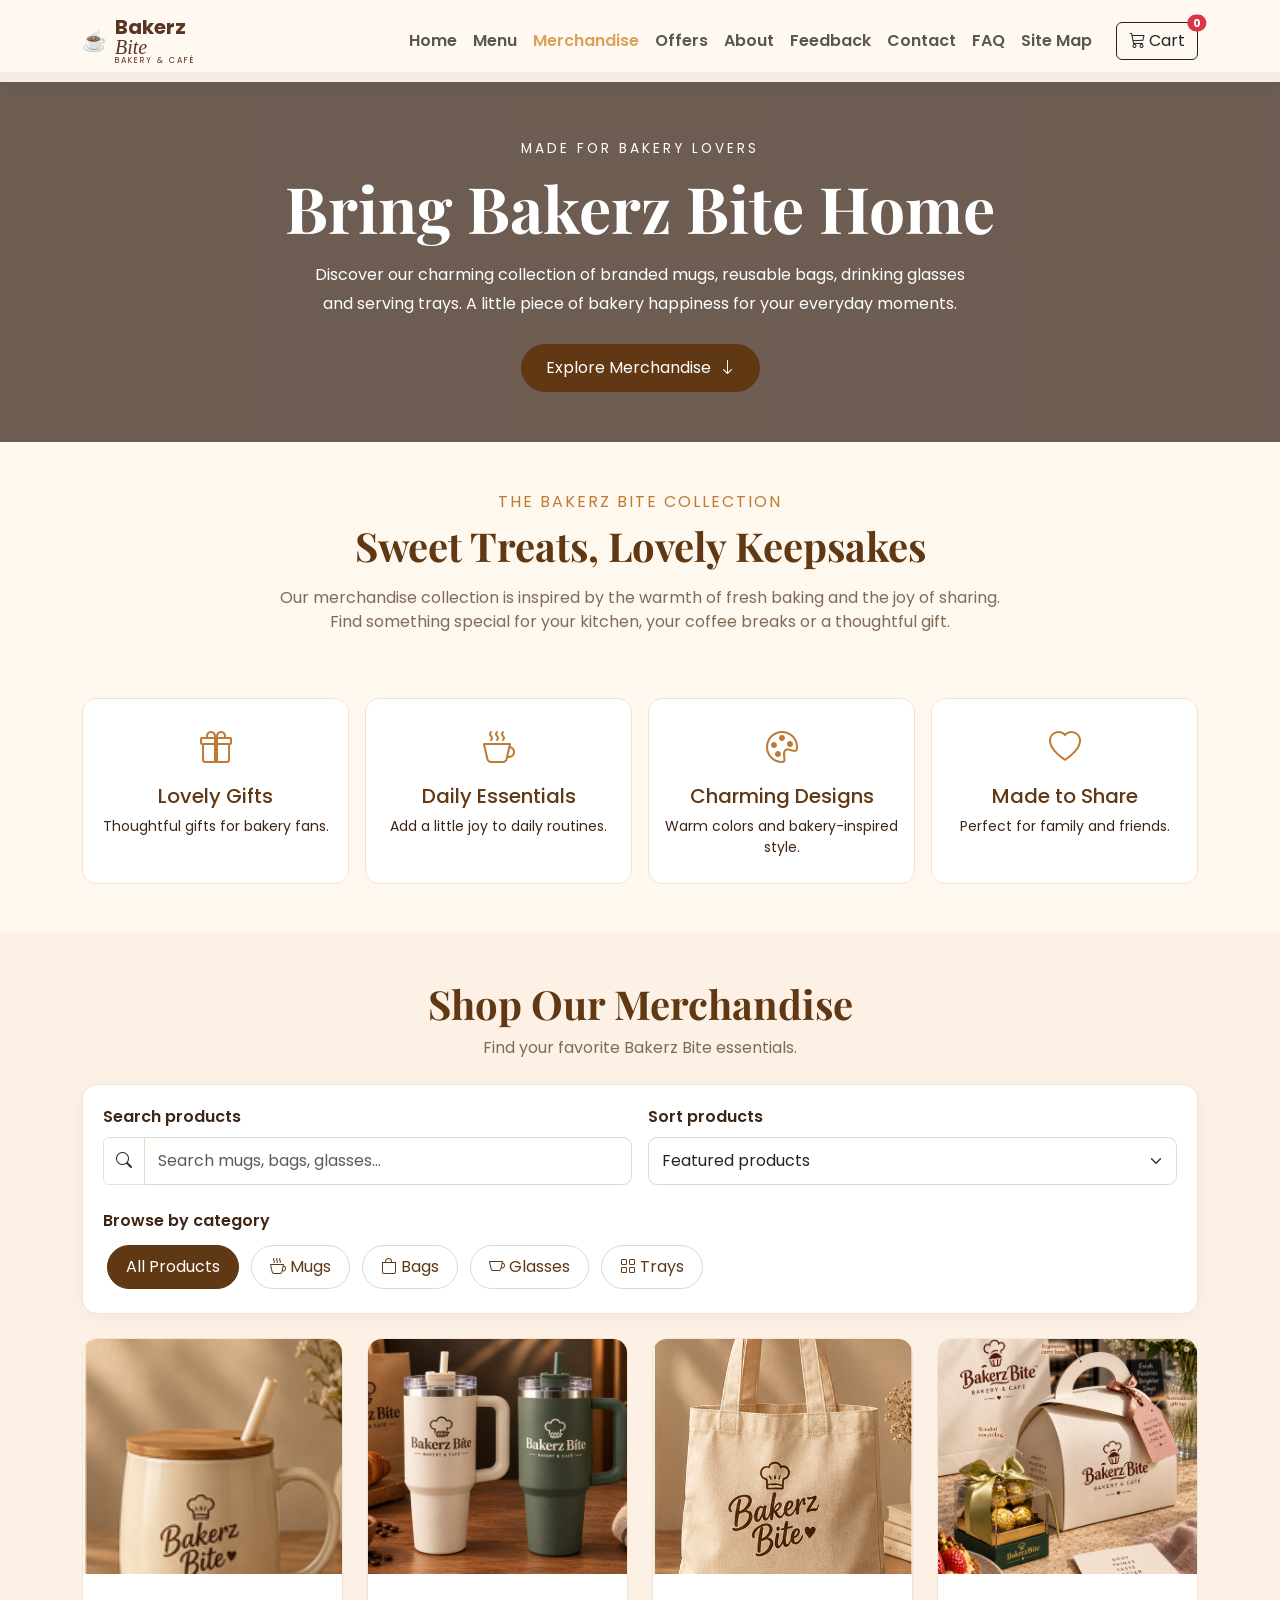
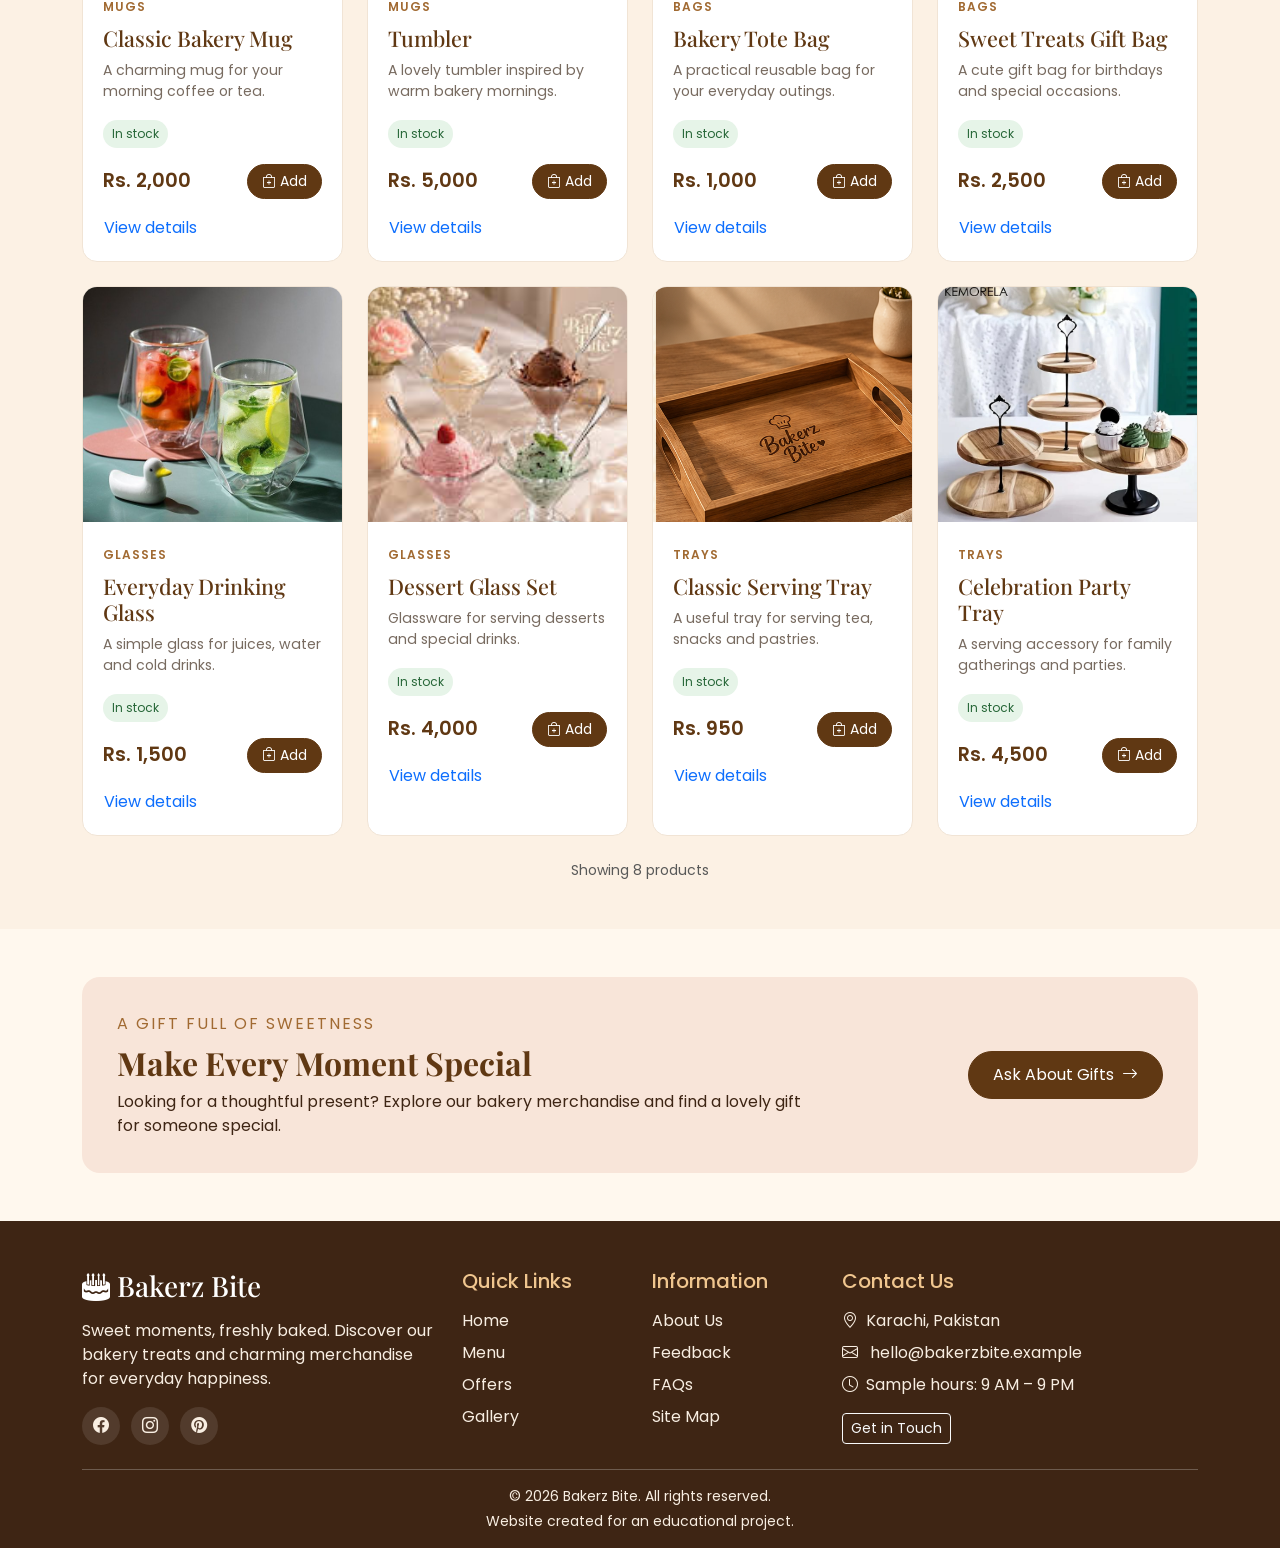
<file: merchandise.html>
<!DOCTYPE html>
<html lang="en">

<head>
    <meta charset="UTF-8">
    <meta name="viewport" content="width=device-width, initial-scale=1.0">

    <title>Merchandise | Bakerz Bite</title>

    <!-- Bootstrap 5 CSS -->
    <link href="https://cdn.jsdelivr.net/npm/bootstrap@5.3.3/dist/css/bootstrap.min.css" rel="stylesheet">

    <!-- Google Fonts -->
    <link
        href="https://fonts.googleapis.com/css2?family=Playfair+Display:wght@600;700&family=Poppins:wght@300;400;500;600&display=swap"
        rel="stylesheet">

    <!-- Bootstrap Icons -->
    <link rel="stylesheet" href="https://cdn.jsdelivr.net/npm/bootstrap-icons@1.11.3/font/bootstrap-icons.min.css">

    <!-- NOTE: assets/style.css aur assets/app.js yahan se hata di hain (conflict ka khatra tha).
         Is page ki saari zaroori styling aur JS isi file mein hai. -->

    <style>
        :root {
            --bakery-brown: #603813;
            --bakery-dark: #3e2514;
            --bakery-cream: #fff8ee;
            --bakery-gold: #d9a15b;
            --bakery-pink: #f8e5d9;
        }

        body {
            font-family: 'Poppins', sans-serif;
            background-color: var(--bakery-cream);
            color: var(--bakery-dark);
            padding-top: 72px;
            /* fixed navbar ke neeche content na chhupe */
        }

        h1, h2, h3, h4, .brand-name {
            font-family: 'Playfair Display', serif;
        }

        .navbar {
            background: #fff9f2ee;
            box-shadow: 0 2px 15px #0001;
            padding: 12px 0
        }

        .navbar-brand {
            color: #5a3424;
            text-decoration: none;
            display: flex;
            gap: 8px;
            align-items: center
        }

        .navbar-brand span {
            display: flex;
            flex-direction: column;
            line-height: 1
        }

        .navbar-brand i { font-family: serif }
        .navbar-brand small { font-size: 8px; letter-spacing: 2px }
        .nav-link { font-weight: 600 }
        .nav-link.active { color: var(--bakery-gold) !important; }

        .cart-badge {
            font-size: 0.7rem;
            padding: 0.25em 0.5em;
        }

        .hero {
            background:
                linear-gradient(rgba(47, 27, 15, 0.70), rgba(47, 27, 15, 0.70)),
                url("https://images.unsplash.com/photo-1555507036-ab1f4038808a?auto=format&fit=crop&w=1800&q=85");
            background-size: cover;
            background-position: center;
            min-height: 370px;
            display: flex;
            align-items: center;
            text-align: center;
            color: white;
        }

        .hero h1 {
            font-size: clamp(2.5rem, 5vw, 4rem);
            font-weight: 700;
        }

        .hero p {
            max-width: 650px;
            margin: 15px auto 25px;
            line-height: 1.8;
        }

        .btn-bakery {
            background-color: var(--bakery-brown);
            color: white;
            border: 1px solid var(--bakery-brown);
            border-radius: 30px;
            padding: 11px 24px;
            transition: 0.25s;
        }

        .btn-bakery.btn-sm { padding: 6px 14px; }

        .btn-bakery:hover {
            background-color: var(--bakery-gold);
            border-color: var(--bakery-gold);
            color: white;
        }

        .section-title { color: var(--bakery-brown); font-weight: 700; }
        .section-subtitle { color: #806b59; }

        .filter-panel {
            background: #ffffff;
            border: 1px solid #f0e4d6;
            border-radius: 15px;
            padding: 20px;
            box-shadow: 0 4px 18px rgba(60, 35, 15, 0.04);
        }

        .form-control, .form-select {
            border-radius: 9px;
            padding: 11px 13px;
            border-color: #e7d7c5;
        }

        .form-control:focus, .form-select:focus {
            border-color: var(--bakery-gold);
            box-shadow: 0 0 0 0.2rem rgba(217, 161, 91, 0.18);
        }

        .category-btn {
            border: 1px solid #e7d7c5;
            background: white;
            color: var(--bakery-brown);
            border-radius: 25px;
            padding: 9px 18px;
            margin: 4px;
            transition: 0.2s;
        }

        .category-btn:hover, .category-btn.active {
            background: var(--bakery-brown);
            color: white;
            border-color: var(--bakery-brown);
        }

        .product-card {
            height: 100%;
            overflow: hidden;
            background: white;
            border: 1px solid #f1e4d5;
            border-radius: 15px;
            transition: transform 0.25s, box-shadow 0.25s;
        }

        .product-card:hover {
            transform: translateY(-6px);
            box-shadow: 0 12px 28px rgba(60, 35, 15, 0.12);
        }

        .product-image {
            width: 100%;
            height: 235px;
            object-fit: cover;
            background: #f5eadc;
            display: block;
        }

        .product-info { padding: 20px; }

        .product-category {
            font-size: 0.75rem;
            text-transform: uppercase;
            letter-spacing: 1px;
            color: #a16a32;
            font-weight: 600;
        }

        .product-title { font-size: 1.35rem; margin: 8px 0; color: var(--bakery-brown); }
        .product-description { font-size: 0.88rem; color: #786b60; min-height: 44px; }
        .product-price { color: var(--bakery-brown); font-size: 1.2rem; font-weight: 600; }

        .badge-stock {
            display: inline-block;
            background: #e6f4e8;
            color: #276738;
            font-size: 0.75rem;
            padding: 5px 9px;
            border-radius: 20px;
        }

        .feature-box {
            background: white;
            border-radius: 14px;
            padding: 25px 15px;
            text-align: center;
            height: 100%;
            border: 1px solid #f1e4d5;
        }

        .feature-box i { color: #bd7c35; font-size: 2rem; }
        .feature-box h5 { margin-top: 12px; color: var(--bakery-brown); }

        .promo-banner {
            background: var(--bakery-pink);
            border-radius: 18px;
            padding: 35px;
        }

        footer { background: var(--bakery-dark); color: #f8eee2; }
        footer a { color: #f8eee2; text-decoration: none; }
        footer a:hover { color: var(--bakery-gold); }
        .footer-heading { color: #f0c68f; }

        .social-link {
            display: inline-flex;
            width: 38px;
            height: 38px;
            align-items: center;
            justify-content: center;
            background: rgba(255, 255, 255, 0.1);
            border-radius: 50%;
            margin-right: 7px;
        }

        .empty-message { display: none; text-align: center; padding: 45px 15px; }
        .empty-message i { font-size: 3rem; color: #bd7c35; }

        @media (max-width: 576px) {
            .product-image { height: 210px; }
            .promo-banner { padding: 25px 18px; }
            .hero { min-height: 330px; }
        }
    </style>
</head>

<body>

    <!-- ================= NAVBAR ================= -->
    <nav class="navbar navbar-expand-lg fixed-top" id="nav">
        <div class="container">

            <a class="navbar-brand" href="index.html">
                <b class="logo">☕</b>
                <span>
                    <strong>Bakerz</strong>
                    <i>Bite</i>
                    <small>BAKERY &amp; CAFÉ</small>
                </span>
            </a>

            <button class="navbar-toggler" type="button" data-bs-toggle="collapse" data-bs-target="#menu"
                aria-controls="menu" aria-expanded="false" aria-label="Toggle navigation">
                <i class="bi bi-list"></i>
            </button>

            <div class="collapse navbar-collapse" id="menu">
                <ul class="navbar-nav ms-auto align-items-lg-center">
                    <li class="nav-item"><a class="nav-link" href="index.html">Home</a></li>
                    <li class="nav-item"><a class="nav-link" href="menu.html">Menu</a></li>
                    <li class="nav-item"><a class="nav-link active" href="merchandise.html">Merchandise</a></li>
                    <li class="nav-item"><a class="nav-link" href="offers.html">Offers</a></li>
                    <li class="nav-item"><a class="nav-link" href="about.html">About</a></li>
                    <li class="nav-item"><a class="nav-link" href="feedback.html">Feedback</a></li>
                    <li class="nav-item"><a class="nav-link" href="contact.html">Contact</a></li>
                    <li class="nav-item"><a class="nav-link" href="faq.html">FAQ</a></li>
                    <li class="nav-item"><a class="nav-link" href="sitemap.html">Site Map</a></li>

                    <!-- CART BUTTON (navbar mein) -->
                    <li class="nav-item ms-lg-3 mt-2 mt-lg-0">
                        <button class="btn btn-outline-dark position-relative" type="button"
                            data-bs-toggle="modal" data-bs-target="#cartModal" aria-label="Open cart">
                            <i class="bi bi-cart3"></i> Cart
                            <span id="cartCount"
                                class="position-absolute top-0 start-100 translate-middle badge rounded-pill bg-danger cart-badge">0</span>
                        </button>
                    </li>
                </ul>
            </div>

        </div>
    </nav>


    <!-- ================= HERO SECTION ================= -->
    <header class="hero">
        <div class="container">
            <p class="text-uppercase mb-2" style="letter-spacing: 3px; font-size: 0.85rem;">
                Made for bakery lovers
            </p>

            <h1>Bring Bakerz Bite Home</h1>

            <p>
                Discover our charming collection of branded mugs, reusable bags,
                drinking glasses and serving trays. A little piece of bakery
                happiness for your everyday moments.
            </p>

            <a href="#shop" class="btn btn-bakery">
                Explore Merchandise
                <i class="bi bi-arrow-down ms-1"></i>
            </a>
        </div>
    </header>


    <!-- ================= INTRODUCTION ================= -->
    <section class="py-5">
        <div class="container text-center">
            <p class="text-uppercase mb-2" style="color: #bd7c35; letter-spacing: 2px;">
                The Bakerz Bite Collection
            </p>
            <h2 class="section-title display-6">Sweet Treats, Lovely Keepsakes</h2>
            <p class="section-subtitle mx-auto mt-3" style="max-width: 720px;">
                Our merchandise collection is inspired by the warmth of fresh
                baking and the joy of sharing. Find something special for your
                kitchen, your coffee breaks or a thoughtful gift.
            </p>
        </div>
    </section>


    <!-- ================= SHOP FEATURES ================= -->
    <section class="pb-5">
        <div class="container">
            <div class="row g-3">
                <div class="col-6 col-lg-3">
                    <div class="feature-box">
                        <i class="bi bi-gift"></i>
                        <h5>Lovely Gifts</h5>
                        <p class="small mb-0">Thoughtful gifts for bakery fans.</p>
                    </div>
                </div>
                <div class="col-6 col-lg-3">
                    <div class="feature-box">
                        <i class="bi bi-cup-hot"></i>
                        <h5>Daily Essentials</h5>
                        <p class="small mb-0">Add a little joy to daily routines.</p>
                    </div>
                </div>
                <div class="col-6 col-lg-3">
                    <div class="feature-box">
                        <i class="bi bi-palette"></i>
                        <h5>Charming Designs</h5>
                        <p class="small mb-0">Warm colors and bakery-inspired style.</p>
                    </div>
                </div>
                <div class="col-6 col-lg-3">
                    <div class="feature-box">
                        <i class="bi bi-heart"></i>
                        <h5>Made to Share</h5>
                        <p class="small mb-0">Perfect for family and friends.</p>
                    </div>
                </div>
            </div>
        </div>
    </section>


    <!-- ================= MERCHANDISE SHOP ================= -->
    <section class="py-5" id="shop" style="background-color: #fcf1e4;">
        <div class="container">

            <div class="text-center mb-4">
                <h2 class="section-title display-6">Shop Our Merchandise</h2>
                <p class="section-subtitle">Find your favorite Bakerz Bite essentials.</p>
            </div>

            <!-- Search, sorting and category filters -->
            <div class="filter-panel mb-4">

                <div class="row g-3 align-items-center">
                    <div class="col-md-6">
                        <label for="searchInput" class="form-label fw-semibold">Search products</label>
                        <div class="input-group">
                            <span class="input-group-text bg-white"><i class="bi bi-search"></i></span>
                            <input type="search" class="form-control" id="searchInput"
                                placeholder="Search mugs, bags, glasses..." aria-label="Search merchandise">
                        </div>
                    </div>

                    <div class="col-md-6">
                        <label for="sortSelect" class="form-label fw-semibold">Sort products</label>
                        <select class="form-select" id="sortSelect">
                            <option value="default">Featured products</option>
                            <option value="price-low">Price: Low to High</option>
                            <option value="price-high">Price: High to Low</option>
                            <option value="name">Name: A to Z</option>
                        </select>
                    </div>
                </div>

                <div class="mt-4">
                    <p class="fw-semibold mb-2">Browse by category</p>

                    <div id="categoryFilters">
                        <button class="category-btn active" type="button" data-category="all">All Products</button>
                        <button class="category-btn" type="button" data-category="mugs"><i class="bi bi-cup-hot"></i> Mugs</button>
                        <button class="category-btn" type="button" data-category="bags"><i class="bi bi-bag"></i> Bags</button>
                        <button class="category-btn" type="button" data-category="glasses"><i class="bi bi-cup"></i> Glasses</button>
                        <button class="category-btn" type="button" data-category="trays"><i class="bi bi-grid"></i> Trays</button>
                    </div>
                </div>

            </div>


            <!-- Product cards
                 IMPORTANT: data-price ab sirf NUMBER hai (2000), "2000 rs" nahi.
                 Isi se cart aur sorting dono sahi chalte hain. -->
            <div class="row g-4" id="productGrid">

                <!-- Product 1 -->
                <div class="col-sm-6 col-lg-4 col-xl-3 product-item" data-category="mugs"
                    data-name="Classic Bakery Mug" data-price="2000">
                    <article class="product-card">
                        <img src="./images/bakerz_bite_mug_small.png" class="product-image"
                            alt="Classic ceramic coffee mug" loading="lazy">
                        <div class="product-info">
                            <span class="product-category">Mugs</span>
                            <h3 class="product-title">Classic Bakery Mug</h3>
                            <p class="product-description">A charming mug for your morning coffee or tea.</p>
                            <span class="badge-stock">In stock</span>
                            <div class="d-flex justify-content-between align-items-center mt-3 gap-2">
                                <span class="product-price">Rs. 2,000</span>
                                <button class="btn btn-bakery btn-sm add-to-cart" type="button"
                                    data-name="Classic Bakery Mug" data-price="2000">
                                    <i class="bi bi-bag-plus"></i> Add
                                </button>
                            </div>
                            <button class="btn btn-link p-0 mt-3 text-decoration-none product-details" type="button"
                                data-name="Classic Bakery Mug" data-price="2000" data-category="Mugs"
                                data-description="A charming ceramic mug for coffee, tea and cozy bakery moments.">
                                View details
                            </button>
                        </div>
                    </article>
                </div>

                <!-- Product 2 -->
                <div class="col-sm-6 col-lg-4 col-xl-3 product-item" data-category="mugs"
                    data-name="Tumbler" data-price="5000">
                    <article class="product-card">
                        <img src="./images/Bakerz Bite Café Tumblers.png" class="product-image"
                            alt="Stylish tumbler for hot drinks" loading="lazy">
                        <div class="product-info">
                            <span class="product-category">Mugs</span>
                            <h3 class="product-title">Tumbler</h3>
                            <p class="product-description">A lovely tumbler inspired by warm bakery mornings.</p>
                            <span class="badge-stock">In stock</span>
                            <div class="d-flex justify-content-between align-items-center mt-3 gap-2">
                                <span class="product-price">Rs. 5,000</span>
                                <button class="btn btn-bakery btn-sm add-to-cart" type="button"
                                    data-name="Tumbler" data-price="5000">
                                    <i class="bi bi-bag-plus"></i> Add
                                </button>
                            </div>
                            <button class="btn btn-link p-0 mt-3 text-decoration-none product-details" type="button"
                                data-name="Tumbler" data-price="5000" data-category="Mugs"
                                data-description="A stylish tumbler for hot drinks, cozy mornings and thoughtful gifts.">
                                View details
                            </button>
                        </div>
                    </article>
                </div>

                <!-- Product 3 -->
                <div class="col-sm-6 col-lg-4 col-xl-3 product-item" data-category="bags"
                    data-name="Bakery Tote Bag" data-price="1000">
                    <article class="product-card">
                        <img src="./images/05_canvas_tote_bag.png" class="product-image"
                            alt="Reusable everyday tote bag" loading="lazy">
                        <div class="product-info">
                            <span class="product-category">Bags</span>
                            <h3 class="product-title">Bakery Tote Bag</h3>
                            <p class="product-description">A practical reusable bag for your everyday outings.</p>
                            <span class="badge-stock">In stock</span>
                            <div class="d-flex justify-content-between align-items-center mt-3 gap-2">
                                <span class="product-price">Rs. 1,000</span>
                                <button class="btn btn-bakery btn-sm add-to-cart" type="button"
                                    data-name="Bakery Tote Bag" data-price="1000">
                                    <i class="bi bi-bag-plus"></i> Add
                                </button>
                            </div>
                            <button class="btn btn-link p-0 mt-3 text-decoration-none product-details" type="button"
                                data-name="Bakery Tote Bag" data-price="1000" data-category="Bags"
                                data-description="A reusable everyday tote bag for carrying shopping, books and bakery treats.">
                                View details
                            </button>
                        </div>
                    </article>
                </div>

                <!-- Product 4 -->
                <div class="col-sm-6 col-lg-4 col-xl-3 product-item" data-category="bags"
                    data-name="Sweet Treats Gift Bag" data-price="2500">
                    <article class="product-card">
                        <img src="./images/images/Bakerz Bite_ Sweet Moments Together.png" class="product-image"
                            alt="Gift bag and gift packaging" loading="lazy">
                        <div class="product-info">
                            <span class="product-category">Bags</span>
                            <h3 class="product-title">Sweet Treats Gift Bag</h3>
                            <p class="product-description">A cute gift bag for birthdays and special occasions.</p>
                            <span class="badge-stock">In stock</span>
                            <div class="d-flex justify-content-between align-items-center mt-3 gap-2">
                                <span class="product-price">Rs. 2,500</span>
                                <button class="btn btn-bakery btn-sm add-to-cart" type="button"
                                    data-name="Sweet Treats Gift Bag" data-price="2500">
                                    <i class="bi bi-bag-plus"></i> Add
                                </button>
                            </div>
                            <button class="btn btn-link p-0 mt-3 text-decoration-none product-details" type="button"
                                data-name="Sweet Treats Gift Bag" data-price="2500" data-category="Bags"
                                data-description="A decorative gift bag suitable for celebrations and thoughtful presents.">
                                View details
                            </button>
                        </div>
                    </article>
                </div>

                <!-- Product 5 -->
                <div class="col-sm-6 col-lg-4 col-xl-3 product-item" data-category="glasses"
                    data-name="Everyday Drinking Glass" data-price="1500">
                    <article class="product-card">
                        <img src="./images/Drinking Glass.jfif" class="product-image"
                            alt="Glass for serving cold drinks" loading="lazy">
                        <div class="product-info">
                            <span class="product-category">Glasses</span>
                            <h3 class="product-title">Everyday Drinking Glass</h3>
                            <p class="product-description">A simple glass for juices, water and cold drinks.</p>
                            <span class="badge-stock">In stock</span>
                            <div class="d-flex justify-content-between align-items-center mt-3 gap-2">
                                <span class="product-price">Rs. 1,500</span>
                                <button class="btn btn-bakery btn-sm add-to-cart" type="button"
                                    data-name="Everyday Drinking Glass" data-price="1500">
                                    <i class="bi bi-bag-plus"></i> Add
                                </button>
                            </div>
                            <button class="btn btn-link p-0 mt-3 text-decoration-none product-details" type="button"
                                data-name="Everyday Drinking Glass" data-price="1500" data-category="Glasses"
                                data-description="A versatile drinking glass for serving water, juice and refreshing cold beverages.">
                                View details
                            </button>
                        </div>
                    </article>
                </div>

                <!-- Product 6 -->
                <div class="col-sm-6 col-lg-4 col-xl-3 product-item" data-category="glasses"
                    data-name="Dessert Glass Set" data-price="4000">
                    <article class="product-card">
                        <img src="./images/images/dessert glass.jpg" class="product-image"
                            alt="Glassware for serving desserts and drinks" loading="lazy">
                        <div class="product-info">
                            <span class="product-category">Glasses</span>
                            <h3 class="product-title">Dessert Glass Set</h3>
                            <p class="product-description">Glassware for serving desserts and special drinks.</p>
                            <span class="badge-stock">In stock</span>
                            <div class="d-flex justify-content-between align-items-center mt-3 gap-2">
                                <span class="product-price">Rs. 4,000</span>
                                <button class="btn btn-bakery btn-sm add-to-cart" type="button"
                                    data-name="Dessert Glass Set" data-price="4000">
                                    <i class="bi bi-bag-plus"></i> Add
                                </button>
                            </div>
                            <button class="btn btn-link p-0 mt-3 text-decoration-none product-details" type="button"
                                data-name="Dessert Glass Set" data-price="4000" data-category="Glasses"
                                data-description="A glassware set for presenting desserts and serving drinks at gatherings.">
                                View details
                            </button>
                        </div>
                    </article>
                </div>

                <!-- Product 7 -->
                <div class="col-sm-6 col-lg-4 col-xl-3 product-item" data-category="trays"
                    data-name="Classic Serving Tray" data-price="950">
                    <article class="product-card">
                        <img src="./images/06_wooden_serving_tray.png" class="product-image"
                            alt="Food arranged on a serving tray" loading="lazy">
                        <div class="product-info">
                            <span class="product-category">Trays</span>
                            <h3 class="product-title">Classic Serving Tray</h3>
                            <p class="product-description">A useful tray for serving tea, snacks and pastries.</p>
                            <span class="badge-stock">In stock</span>
                            <div class="d-flex justify-content-between align-items-center mt-3 gap-2">
                                <span class="product-price">Rs. 950</span>
                                <button class="btn btn-bakery btn-sm add-to-cart" type="button"
                                    data-name="Classic Serving Tray" data-price="950">
                                    <i class="bi bi-bag-plus"></i> Add
                                </button>
                            </div>
                            <button class="btn btn-link p-0 mt-3 text-decoration-none product-details" type="button"
                                data-name="Classic Serving Tray" data-price="950" data-category="Trays"
                                data-description="A serving tray for presenting snacks, tea, coffee and bakery favorites.">
                                View details
                            </button>
                        </div>
                    </article>
                </div>

                <!-- Product 8 -->
                <div class="col-sm-6 col-lg-4 col-xl-3 product-item" data-category="trays"
                    data-name="Celebration Party Tray" data-price="4500">
                    <article class="product-card">
                        <img src="./images/images/party tray.jfif" class="product-image"
                            alt="Food arranged for a celebration" loading="lazy">
                        <div class="product-info">
                            <span class="product-category">Trays</span>
                            <h3 class="product-title">Celebration Party Tray</h3>
                            <p class="product-description">A serving accessory for family gatherings and parties.</p>
                            <span class="badge-stock">In stock</span>
                            <div class="d-flex justify-content-between align-items-center mt-3 gap-2">
                                <span class="product-price">Rs. 4,500</span>
                                <button class="btn btn-bakery btn-sm add-to-cart" type="button"
                                    data-name="Celebration Party Tray" data-price="4500">
                                    <i class="bi bi-bag-plus"></i> Add
                                </button>
                            </div>
                            <button class="btn btn-link p-0 mt-3 text-decoration-none product-details" type="button"
                                data-name="Celebration Party Tray" data-price="4500" data-category="Trays"
                                data-description="A larger serving tray for parties, family gatherings and celebrations.">
                                View details
                            </button>
                        </div>
                    </article>
                </div>

            </div>


            <!-- No results message -->
            <div class="empty-message" id="emptyMessage">
                <i class="bi bi-search"></i>
                <h3 class="mt-3">No products found</h3>
                <p>Try another search term or choose a different category.</p>
                <button class="btn btn-bakery" id="resetFilters" type="button">Show All Products</button>
            </div>

            <p class="text-center text-muted small mt-4 mb-0" id="resultCount" aria-live="polite">
                Showing 8 products
            </p>

        </div>
    </section>


    <!-- ================= PROMOTIONAL BANNER ================= -->
    <section class="py-5">
        <div class="container">
            <div class="promo-banner">
                <div class="row align-items-center g-4">
                    <div class="col-lg-8">
                        <p class="text-uppercase mb-2" style="color: #a16a32; letter-spacing: 2px;">
                            A gift full of sweetness
                        </p>
                        <h2 class="section-title">Make Every Moment Special</h2>
                        <p class="mb-lg-0">
                            Looking for a thoughtful present? Explore our bakery
                            merchandise and find a lovely gift for someone special.
                        </p>
                    </div>
                    <div class="col-lg-4 text-lg-end">
                        <a href="contact.html" class="btn btn-bakery">
                            Ask About Gifts <i class="bi bi-arrow-right ms-1"></i>
                        </a>
                    </div>
                </div>
            </div>
        </div>
    </section>


    <!-- ================= PRODUCT DETAILS MODAL ================= -->
    <div class="modal fade" id="productModal" tabindex="-1" aria-labelledby="productModalTitle" aria-hidden="true">
        <div class="modal-dialog modal-dialog-centered">
            <div class="modal-content border-0 rounded-4">
                <div class="modal-header">
                    <h2 class="modal-title fs-4 section-title" id="productModalTitle">Product Details</h2>
                    <button type="button" class="btn-close" data-bs-dismiss="modal" aria-label="Close"></button>
                </div>
                <div class="modal-body p-4">
                    <p class="product-category" id="modalCategory"></p>
                    <h3 id="modalProductName"></h3>
                    <p id="modalDescription" class="text-muted"></p>
                    <p class="product-price" id="modalPrice"></p>
                    <button type="button" class="btn btn-bakery w-100" id="modalAddToCart">
                        <i class="bi bi-bag-plus me-1"></i> Add to Cart
                    </button>
                </div>
            </div>
        </div>
    </div>


    <!-- ================= CART MODAL ================= -->
    <div class="modal fade" id="cartModal" tabindex="-1" aria-labelledby="cartModalTitle" aria-hidden="true">
        <div class="modal-dialog modal-dialog-centered">
            <div class="modal-content border-0 rounded-4">
                <div class="modal-header">
                    <h2 class="modal-title fs-4 section-title" id="cartModalTitle">
                        <i class="bi bi-bag me-2"></i>Your Shopping Cart
                    </h2>
                    <button type="button" class="btn-close" data-bs-dismiss="modal" aria-label="Close"></button>
                </div>

                <div class="modal-body p-4">
                    <div id="cartItems">
                        <p class="text-muted text-center">Your cart is empty.</p>
                    </div>

                    <hr>

                    <div class="d-flex justify-content-between align-items-center">
                        <strong>Total</strong>
                        <strong class="product-price" id="cartTotal">Rs. 0</strong>
                    </div>

                    <div id="orderMsg" class="alert alert-success mt-3 mb-0 d-none" role="alert">
                        Order placed successfully! Thank you for choosing Bakerz Bite.
                    </div>

                    <p class="small text-muted mt-3">
                        This is a front-end demonstration cart. Online payment
                        and order submission are not connected.
                    </p>

                    <button type="button" id="placeOrderBtn" class="btn btn-bakery w-100 mt-2" disabled>
                        <i class="bi bi-bag-check me-1"></i> Place Order
                    </button>

                    <a href="contact.html" class="btn btn-outline-dark w-100 mt-2">
                        Contact Us About an Order
                    </a>
                </div>
            </div>
        </div>
    </div>


    <!-- ================= FOOTER ================= -->
    <footer class="pt-5 pb-3">
        <div class="container">
            <div class="row g-4">

                <div class="col-md-6 col-lg-4">
                    <h3 class="brand-name text-white">
                        <i class="bi bi-cake2-fill brand-icon"></i> Bakerz Bite
                    </h3>
                    <p class="mt-3">
                        Sweet moments, freshly baked. Discover our bakery treats
                        and charming merchandise for everyday happiness.
                    </p>
                    <a href="#" class="social-link" aria-label="Facebook"><i class="bi bi-facebook"></i></a>
                    <a href="#" class="social-link" aria-label="Instagram"><i class="bi bi-instagram"></i></a>
                    <a href="#" class="social-link" aria-label="Pinterest"><i class="bi bi-pinterest"></i></a>
                </div>

                <div class="col-6 col-lg-2">
                    <h5 class="footer-heading">Quick Links</h5>
                    <ul class="list-unstyled mt-3">
                        <li class="mb-2"><a href="index.html">Home</a></li>
                        <li class="mb-2"><a href="menu.html">Menu</a></li>
                        <li class="mb-2"><a href="offers.html">Offers</a></li>
                        <li class="mb-2"><a href="gallery.html">Gallery</a></li>
                    </ul>
                </div>

                <div class="col-6 col-lg-2">
                    <h5 class="footer-heading">Information</h5>
                    <ul class="list-unstyled mt-3">
                        <li class="mb-2"><a href="about.html">About Us</a></li>
                        <li class="mb-2"><a href="feedback.html">Feedback</a></li>
                        <li class="mb-2"><a href="faq.html">FAQs</a></li>
                        <li class="mb-2"><a href="sitemap.html">Site Map</a></li>
                    </ul>
                </div>

                <div class="col-md-6 col-lg-4">
                    <h5 class="footer-heading">Contact Us</h5>
                    <p class="mt-3 mb-2"><i class="bi bi-geo-alt me-2"></i>Karachi, Pakistan</p>
                    <p class="mb-2">
                        <i class="bi bi-envelope me-2"></i>
                        <a href="mailto:hello@bakerzbite.example">hello@bakerzbite.example</a>
                    </p>
                    <p class="mb-2"><i class="bi bi-clock me-2"></i>Sample hours: 9 AM – 9 PM</p>
                    <a href="contact.html" class="btn btn-outline-light btn-sm mt-2">Get in Touch</a>
                </div>

            </div>

            <hr class="border-light opacity-25 mt-4">

            <div class="text-center small">
                <p class="mb-1">&copy; <span id="currentYear"></span> Bakerz Bite. All rights reserved.</p>
                <p class="mb-0">Website created for an educational project.</p>
            </div>
        </div>
    </footer>


    <!-- Bootstrap 5 JavaScript (sirf ek baar) -->
    <script src="https://cdn.jsdelivr.net/npm/bootstrap@5.3.3/dist/js/bootstrap.bundle.min.js"></script>

    <!-- ================= PAGE JAVASCRIPT ================= -->
    <script>
        document.addEventListener("DOMContentLoaded", function () {

            document.getElementById("currentYear").textContent = new Date().getFullYear();

            // =========================
            // SEARCH / SORT / FILTER
            // =========================
            const productGrid = document.getElementById("productGrid");
            const productItems = Array.from(productGrid.querySelectorAll(".product-item"));

            const searchInput = document.getElementById("searchInput");
            const sortSelect = document.getElementById("sortSelect");
            const categoryButtons = document.querySelectorAll(".category-btn");
            const emptyMessage = document.getElementById("emptyMessage");
            const resultCount = document.getElementById("resultCount");

            let selectedCategory = "all";

            function updateProducts() {
                const searchTerm = searchInput.value.trim().toLowerCase();
                const sortValue = sortSelect.value;

                let visible = productItems.filter(function (item) {
                    const category = item.dataset.category;
                    const name = item.dataset.name.toLowerCase();
                    const description = item.querySelector(".product-description").textContent.toLowerCase();

                    const categoryMatches = selectedCategory === "all" || category === selectedCategory;
                    const searchMatches =
                        name.includes(searchTerm) ||
                        description.includes(searchTerm) ||
                        category.includes(searchTerm);

                    return categoryMatches && searchMatches;
                });

                if (sortValue === "price-low") {
                    visible.sort((a, b) => Number(a.dataset.price) - Number(b.dataset.price));
                } else if (sortValue === "price-high") {
                    visible.sort((a, b) => Number(b.dataset.price) - Number(a.dataset.price));
                } else if (sortValue === "name") {
                    visible.sort((a, b) => a.dataset.name.localeCompare(b.dataset.name));
                }

                visible.forEach(function (item) {
                    item.style.display = "";
                    productGrid.appendChild(item);
                });

                productItems.forEach(function (item) {
                    if (!visible.includes(item)) item.style.display = "none";
                });

                emptyMessage.style.display = visible.length === 0 ? "block" : "none";
                resultCount.textContent =
                    "Showing " + visible.length + (visible.length === 1 ? " product" : " products");
            }

            searchInput.addEventListener("input", updateProducts);
            sortSelect.addEventListener("change", updateProducts);

            categoryButtons.forEach(function (button) {
                button.addEventListener("click", function () {
                    categoryButtons.forEach(b => b.classList.remove("active"));
                    button.classList.add("active");
                    selectedCategory = button.dataset.category;
                    updateProducts();
                });
            });

            document.getElementById("resetFilters").addEventListener("click", function () {
                searchInput.value = "";
                sortSelect.value = "default";
                selectedCategory = "all";
                categoryButtons.forEach(function (button) {
                    button.classList.toggle("active", button.dataset.category === "all");
                });
                updateProducts();
            });

            // =========================
            // SHOPPING CART
            // =========================
            const CART_KEY = "bakerzBiteMerchCart";
            let cart = [];

            try {
                cart = JSON.parse(localStorage.getItem(CART_KEY)) || [];
            } catch (e) {
                cart = [];
            }

            function saveCart() {
                try { localStorage.setItem(CART_KEY, JSON.stringify(cart)); } catch (e) { }
            }

            const cartCount = document.getElementById("cartCount");
            const cartItems = document.getElementById("cartItems");
            const cartTotal = document.getElementById("cartTotal");
            const placeOrderBtn = document.getElementById("placeOrderBtn");
            const orderMsg = document.getElementById("orderMsg");

            function formatPrice(price) {
                return "Rs. " + Number(price).toLocaleString("en-US");
            }

            function renderCart() {
                const totalQuantity = cart.reduce((sum, item) => sum + item.quantity, 0);
                const totalPrice = cart.reduce((sum, item) => sum + item.price * item.quantity, 0);

                cartCount.textContent = totalQuantity;
                cartTotal.textContent = formatPrice(totalPrice);
                placeOrderBtn.disabled = cart.length === 0;

                if (cart.length === 0) {
                    cartItems.innerHTML = '<p class="text-muted text-center">Your cart is empty.</p>';
                    saveCart();
                    return;
                }

                cartItems.innerHTML = cart.map(function (item, index) {
                    return `
                    <div class="d-flex justify-content-between align-items-center gap-3 mb-3">
                        <div>
                            <strong>${item.name}</strong>
                            <div class="small text-muted">${formatPrice(item.price)} × ${item.quantity}</div>
                        </div>
                        <div class="d-flex align-items-center gap-2">
                            <button type="button" class="btn btn-sm btn-outline-secondary"
                                data-cart-action="decrease" data-index="${index}" aria-label="Decrease quantity">−</button>
                            <span>${item.quantity}</span>
                            <button type="button" class="btn btn-sm btn-outline-secondary"
                                data-cart-action="increase" data-index="${index}" aria-label="Increase quantity">+</button>
                            <button type="button" class="btn btn-sm btn-outline-danger"
                                data-cart-action="remove" data-index="${index}" aria-label="Remove item">
                                <i class="bi bi-trash"></i>
                            </button>
                        </div>
                    </div>`;
                }).join("");

                saveCart();
            }

            function addToCart(name, price) {
                const p = parseFloat(String(price).replace(/[^0-9.]/g, ""));
                if (!name || isNaN(p)) {
                    console.error("Cart: invalid product", name, price);
                    return;
                }

                orderMsg.classList.add("d-none");

                const existing = cart.find(item => item.name === name);
                if (existing) {
                    existing.quantity += 1;
                } else {
                    cart.push({ name: name, price: p, quantity: 1 });
                }
                renderCart();
            }

            // Card se "Add" button
            document.querySelectorAll(".add-to-cart").forEach(function (button) {
                button.addEventListener("click", function () {
                    addToCart(button.dataset.name, button.dataset.price);

                    button.innerHTML = '<i class="bi bi-check2"></i> Added';
                    window.setTimeout(function () {
                        button.innerHTML = '<i class="bi bi-bag-plus"></i> Add';
                    }, 900);
                });
            });

            // =========================
            // PRODUCT DETAILS MODAL
            // =========================
            const productModal = bootstrap.Modal.getOrCreateInstance(document.getElementById("productModal"));
            let selectedProduct = null;

            document.querySelectorAll(".product-details").forEach(function (button) {
                button.addEventListener("click", function () {
                    selectedProduct = {
                        name: button.dataset.name,
                        price: Number(button.dataset.price)
                    };

                    document.getElementById("modalProductName").textContent = button.dataset.name;
                    document.getElementById("modalCategory").textContent = button.dataset.category;
                    document.getElementById("modalDescription").textContent = button.dataset.description;
                    document.getElementById("modalPrice").textContent = formatPrice(button.dataset.price);

                    productModal.show();
                });
            });

            document.getElementById("modalAddToCart").addEventListener("click", function () {
                if (!selectedProduct) return;

                addToCart(selectedProduct.name, selectedProduct.price);
                productModal.hide();

                // pehla modal poora band hone ke baad cart kholo
                document.getElementById("productModal").addEventListener("hidden.bs.modal", function openCart() {
                    bootstrap.Modal.getOrCreateInstance(document.getElementById("cartModal")).show();
                }, { once: true });
            });

            // =========================
            // CART + / - / DELETE
            // =========================
            cartItems.addEventListener("click", function (event) {
                const button = event.target.closest("button[data-cart-action]");
                if (!button) return;

                const index = Number(button.dataset.index);
                const action = button.dataset.cartAction;
                if (!cart[index]) return;

                if (action === "increase") {
                    cart[index].quantity += 1;
                } else if (action === "decrease") {
                    cart[index].quantity -= 1;
                    if (cart[index].quantity <= 0) cart.splice(index, 1);
                } else if (action === "remove") {
                    cart.splice(index, 1);
                }
                renderCart();
            });

            // Place order
            placeOrderBtn.addEventListener("click", function () {
                if (!cart.length) return;
                cart = [];
                renderCart();
                orderMsg.classList.remove("d-none");
            });

            renderCart();
            updateProducts();
        });
    </script>
</body>

</html>
</file>
